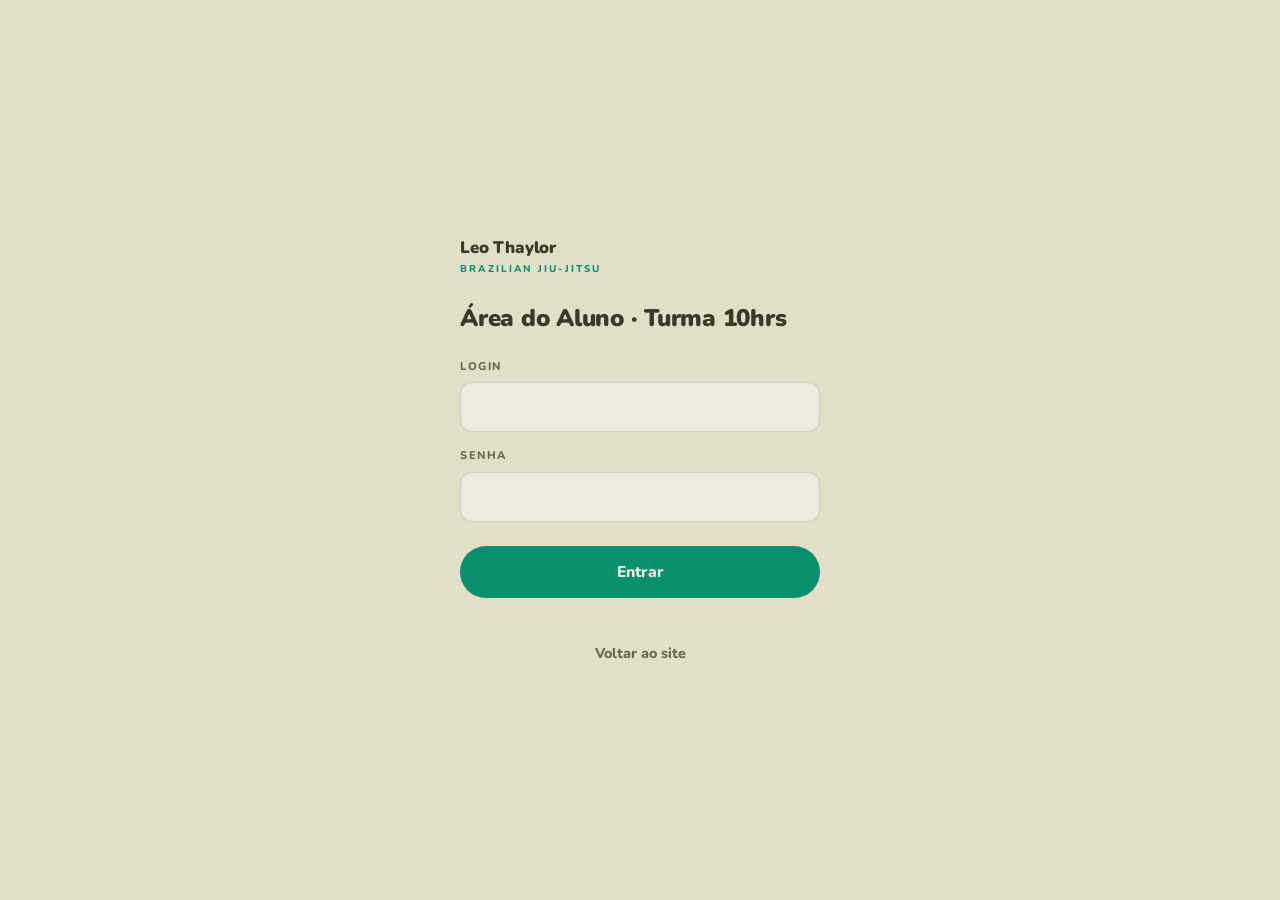
<file: alunos/index.html>
<!doctype html>
<html lang="pt-BR">
  <head>
    <meta charset="UTF-8" />
    <meta name="viewport" content="width=device-width, initial-scale=1.0" />
    <meta name="robots" content="noindex, nofollow" />
    <meta name="theme-color" content="#E2DFC8" />
    <title>Área do Aluno · Leo Thaylor</title>
    <link rel="preconnect" href="https://fonts.googleapis.com" />
    <link rel="preconnect" href="https://fonts.gstatic.com" crossorigin />
    <link
      href="https://fonts.googleapis.com/css2?family=Nunito:wght@400;600;700;800;900&display=swap"
      rel="stylesheet"
    />
    <style>
      :root {
        --paper: #e2dfc8;
        --paper-2: #edebdb;
        --ink: #3a3826;
        --ink-2: #6a6750;
        --teal: #0a8f6f;
        --teal-deep: #076a53;
        --line: rgba(58, 56, 38, 0.16);
      }
      * { box-sizing: border-box; }
      body {
        margin: 0;
        min-height: 100vh;
        display: flex;
        align-items: center;
        justify-content: center;
        padding: 24px;
        background: var(--paper);
        color: var(--ink);
        font-family: "Nunito", system-ui, -apple-system, "Segoe UI", sans-serif;
        font-weight: 600;
        line-height: 1.5;
      }
      .login {
        width: 100%;
        max-width: 360px;
      }
      .brand {
        font-weight: 900;
        font-size: 1.05rem;
        letter-spacing: -0.01em;
        margin: 0 0 28px;
      }
      .brand small {
        display: block;
        font-size: 0.62rem;
        font-weight: 800;
        letter-spacing: 0.22em;
        text-transform: uppercase;
        color: var(--teal);
        margin-top: 2px;
      }
      h1 {
        font-size: 1.5rem;
        font-weight: 900;
        letter-spacing: -0.01em;
        line-height: 1.15;
        margin: 0 0 26px;
      }
      label {
        display: block;
        font-size: 0.7rem;
        font-weight: 800;
        letter-spacing: 0.14em;
        text-transform: uppercase;
        color: var(--ink-2);
        margin: 0 0 7px;
      }
      .field { margin-bottom: 16px; }
      input {
        width: 100%;
        height: 50px;
        padding: 0 16px;
        border: 1px solid var(--line);
        border-radius: 12px;
        background: var(--paper-2);
        color: var(--ink);
        font-family: inherit;
        font-size: 1rem;
        font-weight: 700;
        transition: border-color 0.2s;
      }
      input:focus {
        outline: none;
        border-color: var(--teal);
      }
      button {
        width: 100%;
        height: 52px;
        margin-top: 8px;
        border: 0;
        border-radius: 100px;
        background: var(--teal);
        color: #f3efe1;
        font-family: inherit;
        font-size: 0.98rem;
        font-weight: 800;
        letter-spacing: 0.01em;
        cursor: pointer;
        transition: background 0.25s;
      }
      button:hover, button:focus-visible { background: var(--teal-deep); }
      .back-link {
        display: block;
        margin-top: 14px;
        color: var(--ink-2);
        font-size: 0.9rem;
        font-weight: 800;
        text-align: center;
        text-decoration: none;
      }
      .back-link:hover, .back-link:focus-visible { color: var(--teal-deep); }
      .error {
        margin: 14px 0 0;
        min-height: 1.2em;
        font-size: 0.9rem;
        font-weight: 700;
        color: #b23b2e;
      }
    </style>
  </head>
  <body>
    <main class="login">
      <p class="brand">Leo Thaylor<small>Brazilian Jiu-Jitsu</small></p>
      <h1>Área do Aluno · Turma 10hrs</h1>
      <form id="loginForm" autocomplete="off">
        <div class="field">
          <label for="login">Login</label>
          <input id="login" name="login" type="text" autocomplete="username" required />
        </div>
        <div class="field">
          <label for="senha">Senha</label>
          <input id="senha" name="senha" type="password" autocomplete="current-password" required />
        </div>
        <button type="submit">Entrar</button>
        <p class="error" id="error" role="alert" aria-live="polite"></p>
      </form>
      <a class="back-link" href="../index.html">Voltar ao site</a>
    </main>

    <script>
      (function () {
        "use strict";
        var USER = "aluno";
        var PASS = "alunodas10";

        // Já autenticado → vai direto pro dashboard.
        if (sessionStorage.getItem("bjj_auth") === "true") {
          window.location.replace("dashboard.html");
          return;
        }

        var form = document.getElementById("loginForm");
        var error = document.getElementById("error");

        form.addEventListener("submit", function (e) {
          e.preventDefault();
          var login = document.getElementById("login").value.trim();
          var senha = document.getElementById("senha").value;
          if (login === USER && senha === PASS) {
            sessionStorage.setItem("bjj_auth", "true");
            window.location.href = "dashboard.html";
          } else {
            error.textContent = "Login ou senha incorretos";
          }
        });
      })();
    </script>
  </body>
</html>
</file>
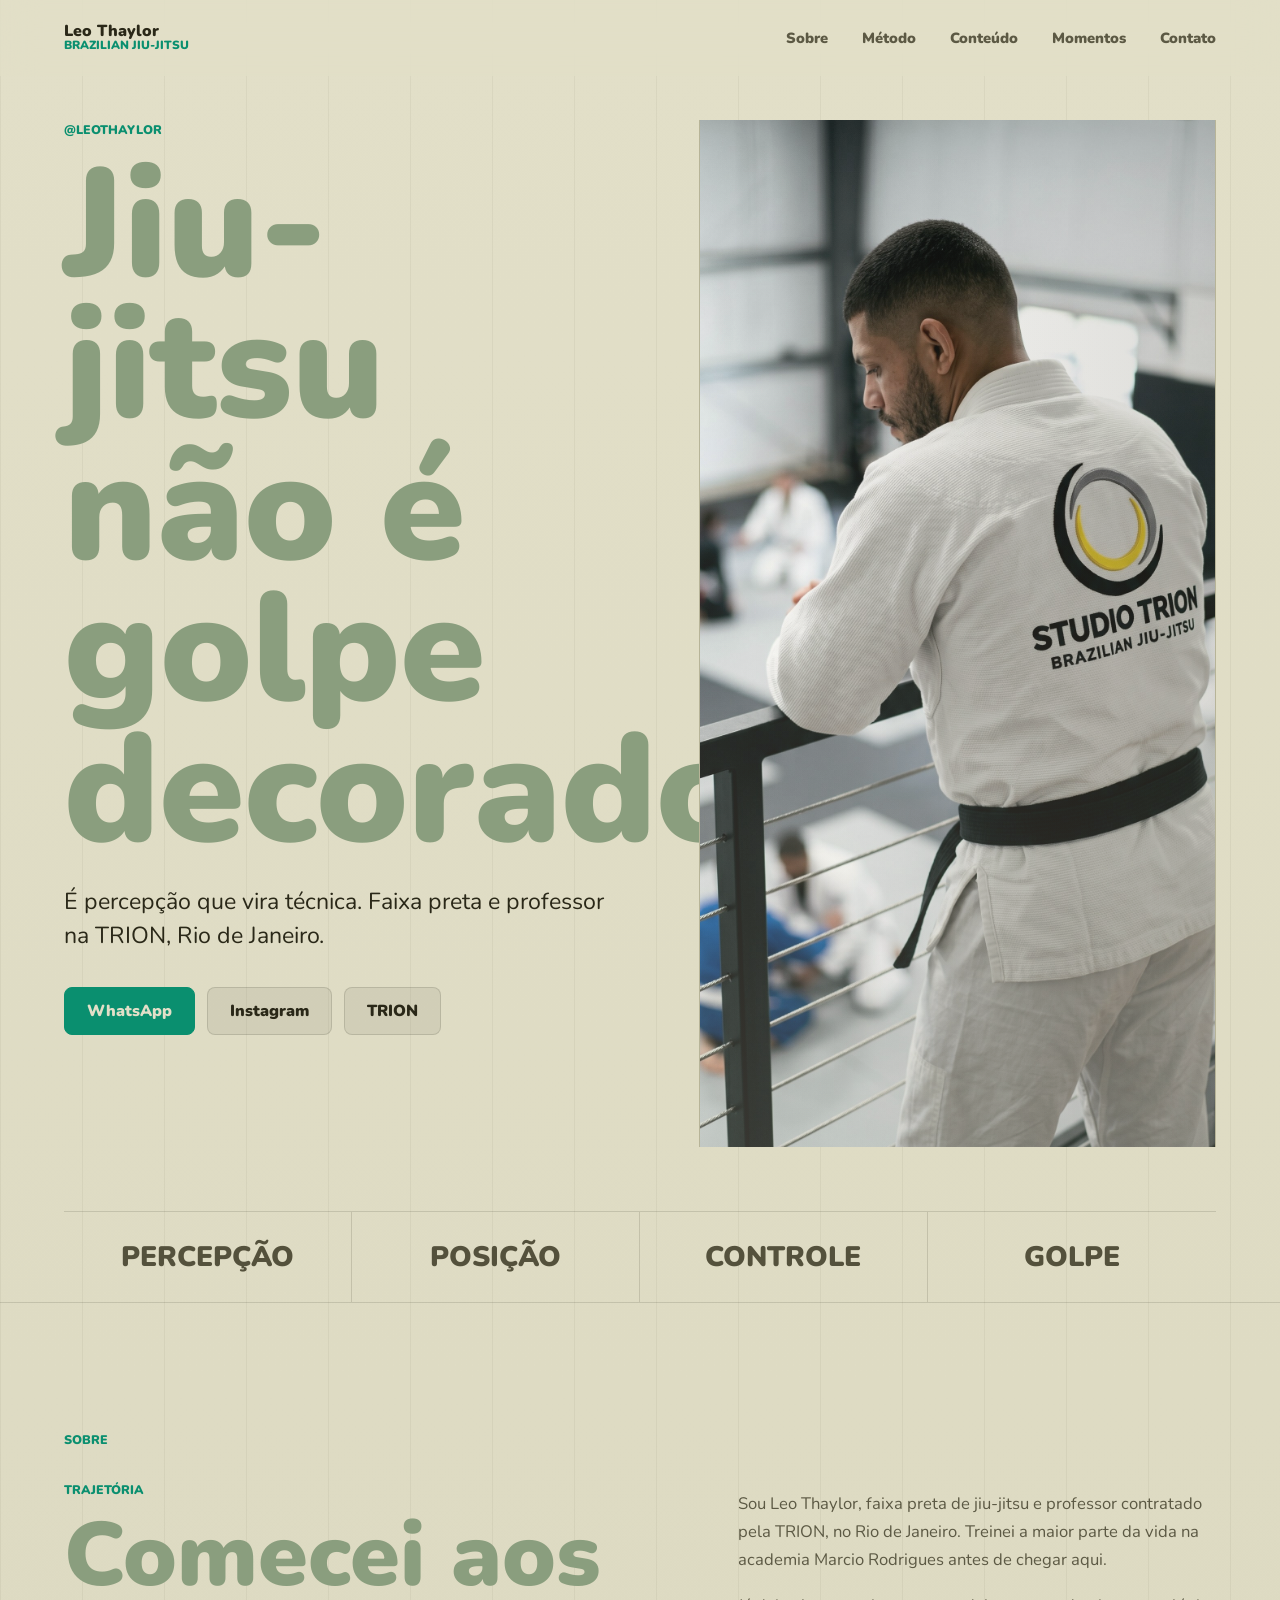
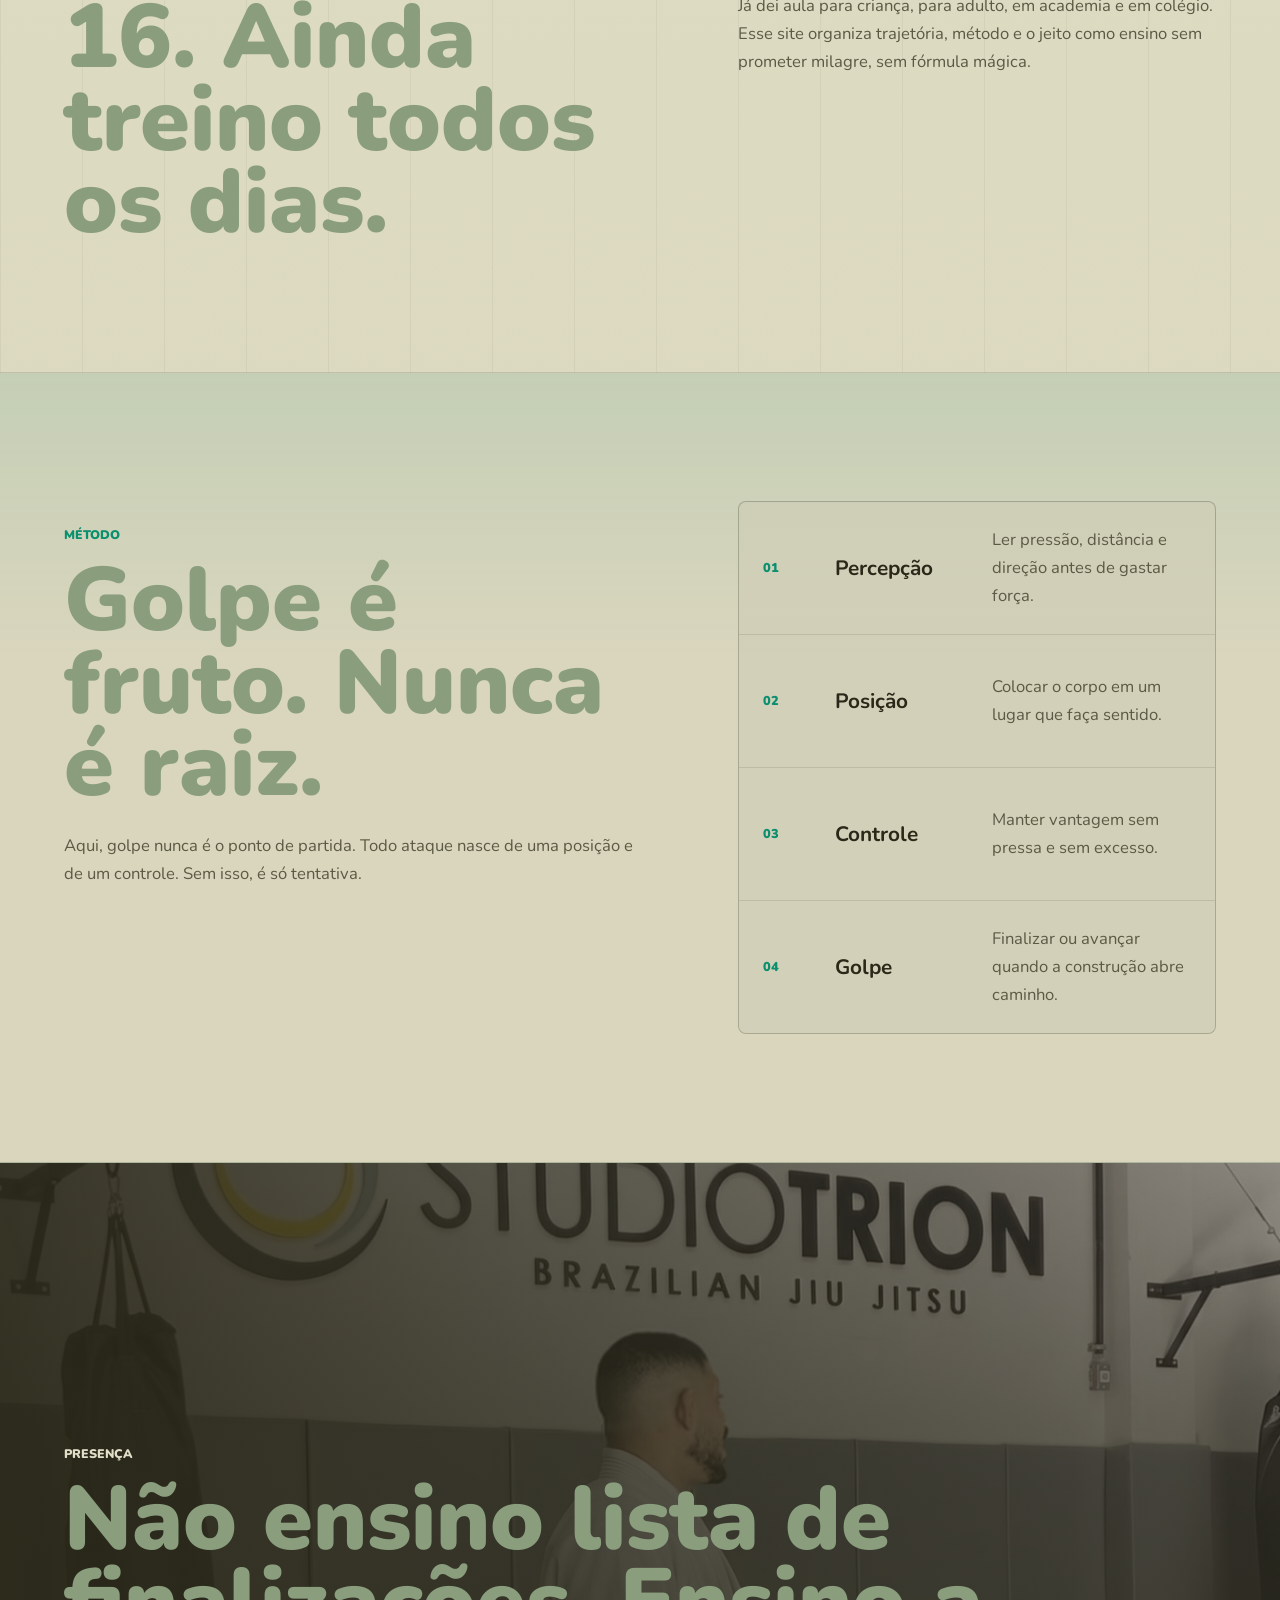
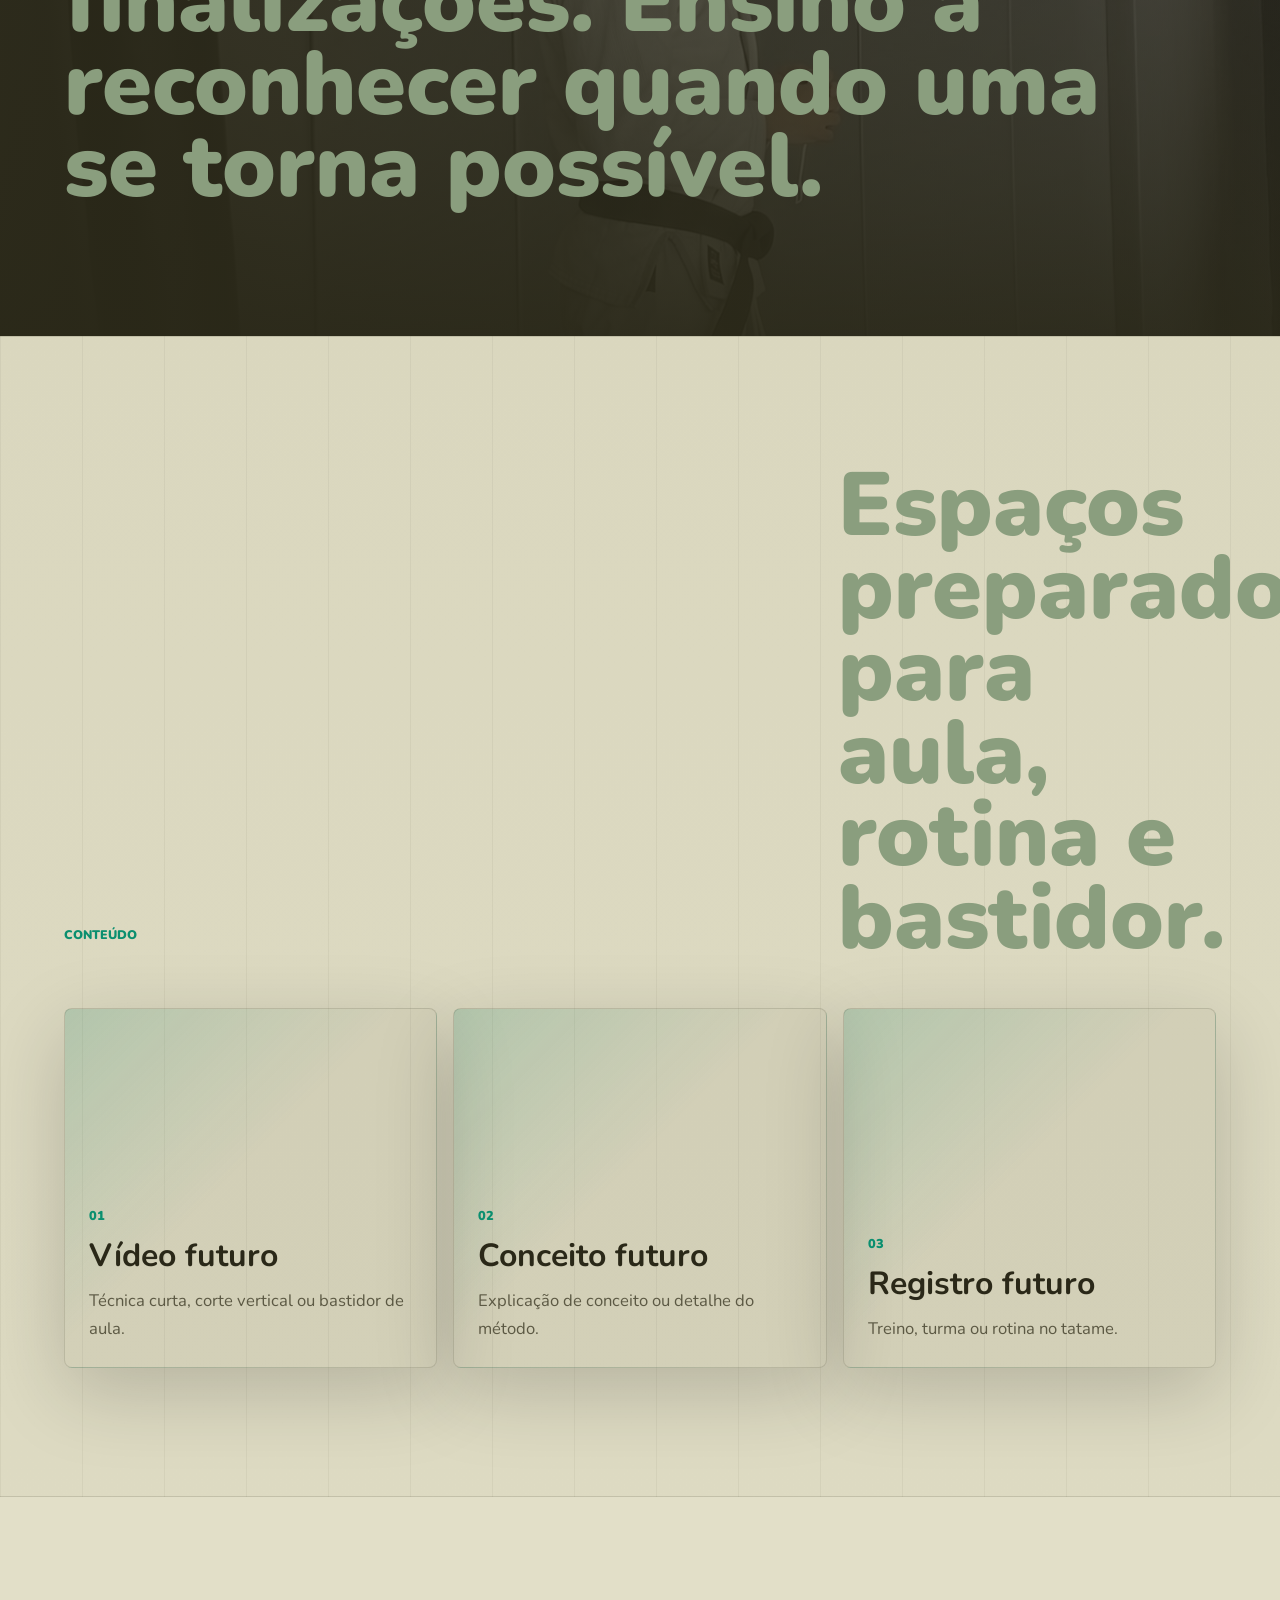
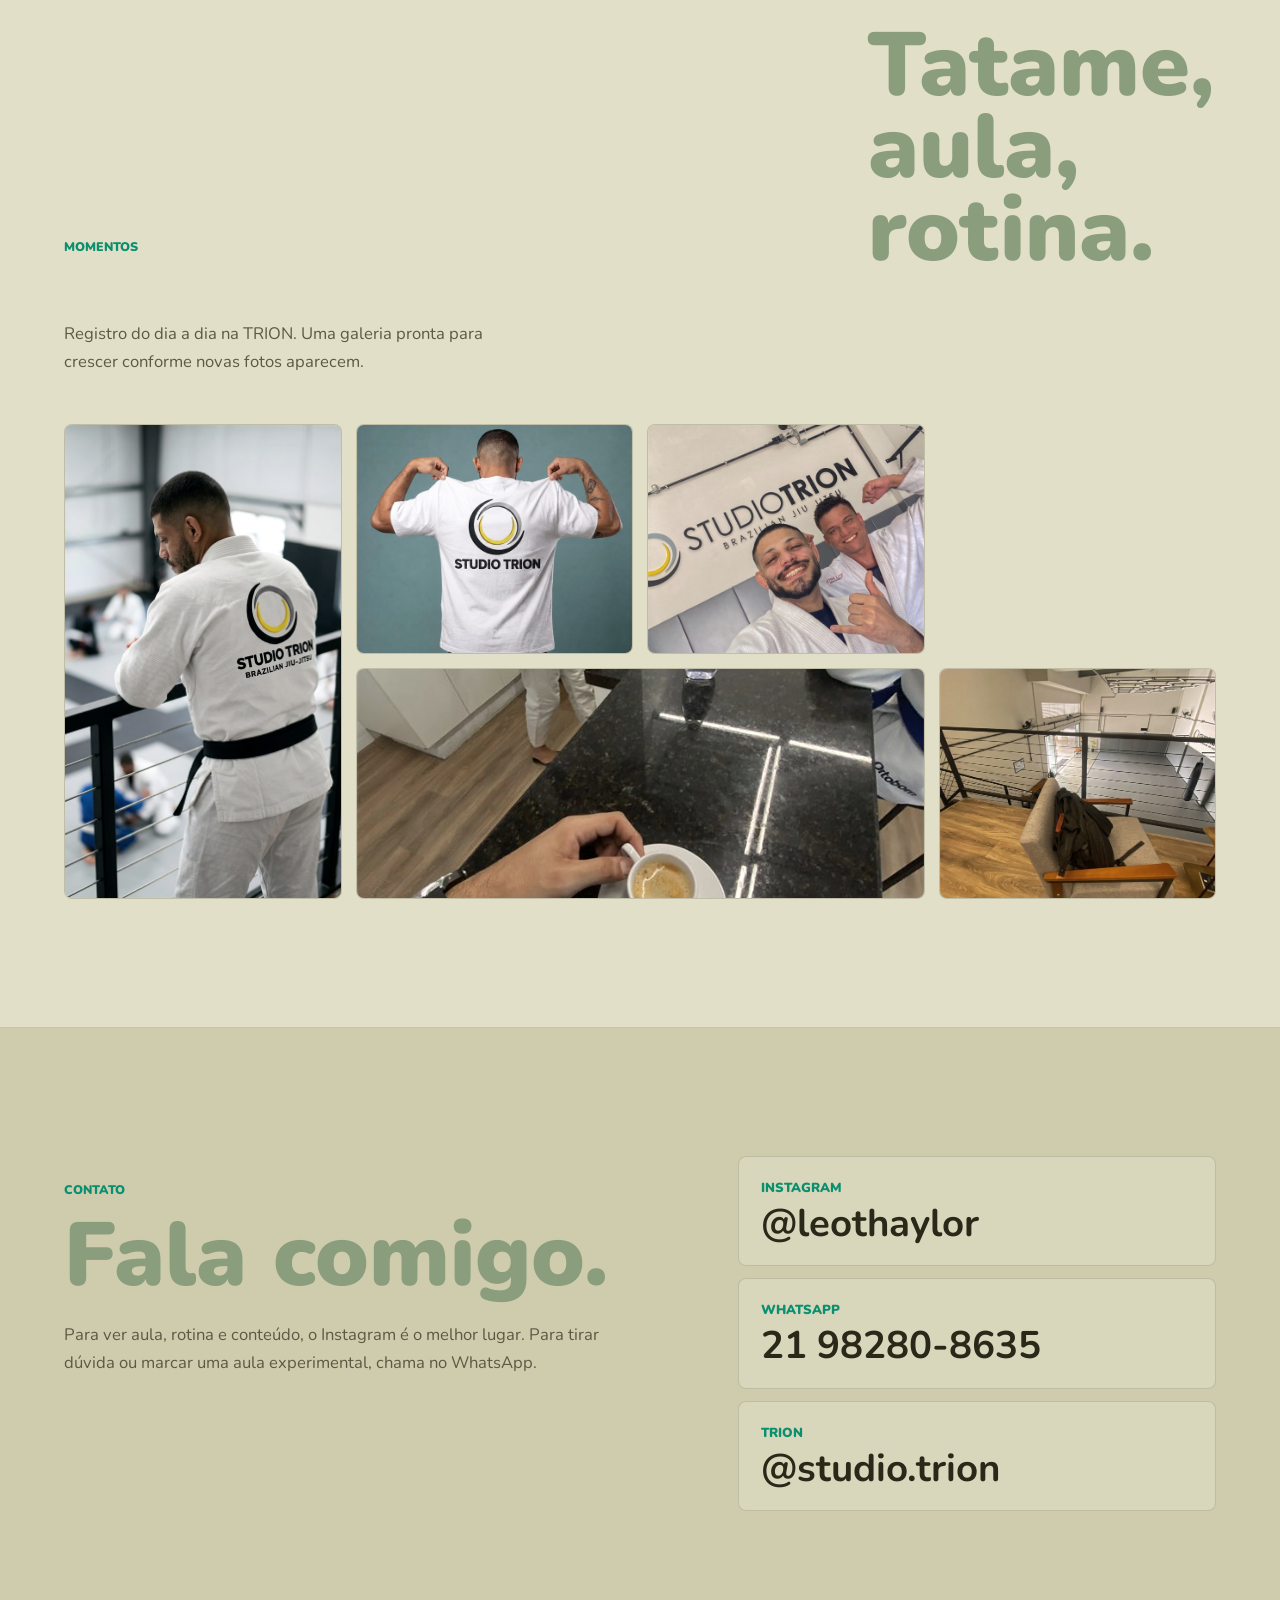
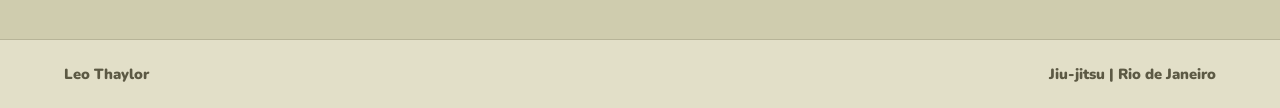
<file: premium.html>
<!doctype html>
<html lang="pt-BR">
  <head>
    <meta charset="UTF-8" />
    <meta name="viewport" content="width=device-width, initial-scale=1.0" />
    <meta
      name="description"
      content="Prévia premium do portfólio pessoal de Leo Thaylor, faixa preta de jiu-jitsu e professor no Rio de Janeiro."
    />
    <meta name="theme-color" content="#E2DFC8" />
    <title>Leo Thaylor | Premium Preview</title>
    <link rel="preconnect" href="https://fonts.googleapis.com" />
    <link rel="preconnect" href="https://fonts.gstatic.com" crossorigin />
    <link
      href="https://fonts.googleapis.com/css2?family=Nunito:wght@400;600;700;800;900&display=swap"
      rel="stylesheet"
    />
    <link rel="stylesheet" href="./premium.css" />
  </head>
  <body>
    <header class="premium-header" data-header>
      <a class="premium-brand" href="#inicio" aria-label="Voltar ao início">
        <span>Leo Thaylor</span>
        <small>Brazilian Jiu-Jitsu</small>
      </a>
      <nav class="premium-nav" aria-label="Navegação principal">
        <a href="#sobre">Sobre</a>
        <a href="#metodo">Método</a>
        <a href="#conteudo">Conteúdo</a>
        <a href="#momentos">Momentos</a>
        <a href="#contato">Contato</a>
      </nav>
    </header>

    <main>
      <section id="inicio" class="hero-premium">
        <div class="hero-copy reveal">
          <p class="kicker">@leothaylor</p>
          <h1>Jiu-jitsu não é golpe decorado.</h1>
          <p>
            É percepção que vira técnica. Faixa preta e professor na TRION, Rio de Janeiro.
          </p>
          <div class="hero-actions">
            <a class="action primary" href="https://wa.me/5521982808635" target="_blank" rel="noreferrer">
              WhatsApp
            </a>
            <a class="action secondary" href="https://instagram.com/leothaylor" target="_blank" rel="noreferrer">
              Instagram
            </a>
            <a class="action secondary" href="https://www.instagram.com/studio.trion/" target="_blank" rel="noreferrer">
              TRION
            </a>
          </div>
        </div>
        <figure class="hero-portrait reveal">
          <img src="./assets/images/hero-leo-bjj.jpg" alt="Leo Thaylor usando kimono na TRION" />
        </figure>
        <div class="method-strip" aria-hidden="true">
          <span>Percepção</span>
          <span>Posição</span>
          <span>Controle</span>
          <span>Golpe</span>
        </div>
      </section>

      <section id="sobre" class="profile-section">
        <div class="section-marker reveal">Sobre</div>
        <div class="profile-grid">
          <div class="statement reveal">
            <p class="kicker">Trajetória</p>
            <h2>Comecei aos 16. Ainda treino todos os dias.</h2>
          </div>
          <div class="profile-copy reveal">
            <p>
              Sou Leo Thaylor, faixa preta de jiu-jitsu e professor contratado pela TRION, no Rio de Janeiro.
              Treinei a maior parte da vida na academia Marcio Rodrigues antes de chegar aqui.
            </p>
            <p>
              Já dei aula para criança, para adulto, em academia e em colégio. Esse site organiza trajetória,
              método e o jeito como ensino sem prometer milagre, sem fórmula mágica.
            </p>
          </div>
        </div>
      </section>

      <section id="metodo" class="method-section">
        <div class="method-intro reveal">
          <p class="kicker">Método</p>
          <h2>Golpe é fruto. Nunca é raiz.</h2>
          <p>
            Aqui, golpe nunca é o ponto de partida. Todo ataque nasce de uma posição e de um controle.
            Sem isso, é só tentativa.
          </p>
        </div>
        <ol class="method-steps">
          <li class="reveal">
            <span>01</span>
            <strong>Percepção</strong>
            <p>Ler pressão, distância e direção antes de gastar força.</p>
          </li>
          <li class="reveal">
            <span>02</span>
            <strong>Posição</strong>
            <p>Colocar o corpo em um lugar que faça sentido.</p>
          </li>
          <li class="reveal">
            <span>03</span>
            <strong>Controle</strong>
            <p>Manter vantagem sem pressa e sem excesso.</p>
          </li>
          <li class="reveal">
            <span>04</span>
            <strong>Golpe</strong>
            <p>Finalizar ou avançar quando a construção abre caminho.</p>
          </li>
        </ol>
      </section>

      <section class="quote-section">
        <div class="quote-media" aria-hidden="true">
          <img src="./assets/images/presence-leo-bjj.jpg" alt="" />
        </div>
        <div class="quote-copy reveal">
          <p class="kicker">Presença</p>
          <h2>Não ensino lista de finalizações. Ensino a reconhecer quando uma se torna possível.</h2>
        </div>
      </section>

      <section id="conteudo" class="content-section">
        <div class="content-top reveal">
          <p class="kicker">Conteúdo</p>
          <h2>Espaços preparados para aula, rotina e bastidor.</h2>
        </div>
        <div class="content-grid">
          <article class="content-slot reveal">
            <span>01</span>
            <h3>Vídeo futuro</h3>
            <p>Técnica curta, corte vertical ou bastidor de aula.</p>
          </article>
          <article class="content-slot reveal">
            <span>02</span>
            <h3>Conceito futuro</h3>
            <p>Explicação de conceito ou detalhe do método.</p>
          </article>
          <article class="content-slot reveal">
            <span>03</span>
            <h3>Registro futuro</h3>
            <p>Treino, turma ou rotina no tatame.</p>
          </article>
        </div>
      </section>

      <section id="momentos" class="moments-section">
        <div class="moments-top reveal">
          <p class="kicker">Momentos</p>
          <h2>Tatame, aula, rotina.</h2>
          <p>Registro do dia a dia na TRION. Uma galeria pronta para crescer conforme novas fotos aparecem.</p>
        </div>
        <div class="moments-grid">
          <figure class="moment-tile tall reveal">
            <img src="./assets/images/hero-leo-bjj-thumb.jpg" alt="" loading="lazy" decoding="async" />
          </figure>
          <figure class="moment-tile reveal">
            <img src="./assets/images/momento-01.jpg" alt="" loading="lazy" decoding="async" />
          </figure>
          <figure class="moment-tile reveal">
            <img src="./assets/images/momento-05.jpg" alt="" loading="lazy" decoding="async" />
          </figure>
          <figure class="moment-tile wide reveal">
            <img src="./assets/images/momento-08.jpg" alt="" loading="lazy" decoding="async" />
          </figure>
          <figure class="moment-tile reveal">
            <img src="./assets/images/momento-07.jpg" alt="" loading="lazy" decoding="async" />
          </figure>
        </div>
      </section>

      <section id="contato" class="contact-section">
        <div class="contact-copy reveal">
          <p class="kicker">Contato</p>
          <h2>Fala comigo.</h2>
          <p>
            Para ver aula, rotina e conteúdo, o Instagram é o melhor lugar. Para tirar dúvida ou marcar
            uma aula experimental, chama no WhatsApp.
          </p>
        </div>
        <div class="contact-links reveal">
          <a href="https://instagram.com/leothaylor" target="_blank" rel="noreferrer">
            <span>Instagram</span>
            <strong>@leothaylor</strong>
          </a>
          <a href="https://wa.me/5521982808635" target="_blank" rel="noreferrer">
            <span>WhatsApp</span>
            <strong>21 98280-8635</strong>
          </a>
          <a href="https://www.instagram.com/studio.trion/" target="_blank" rel="noreferrer">
            <span>TRION</span>
            <strong>@studio.trion</strong>
          </a>
        </div>
      </section>
    </main>

    <footer class="premium-footer">
      <span>Leo Thaylor</span>
      <span>Jiu-jitsu | Rio de Janeiro</span>
    </footer>

    <script src="./premium.js"></script>
  </body>
</html>
</file>
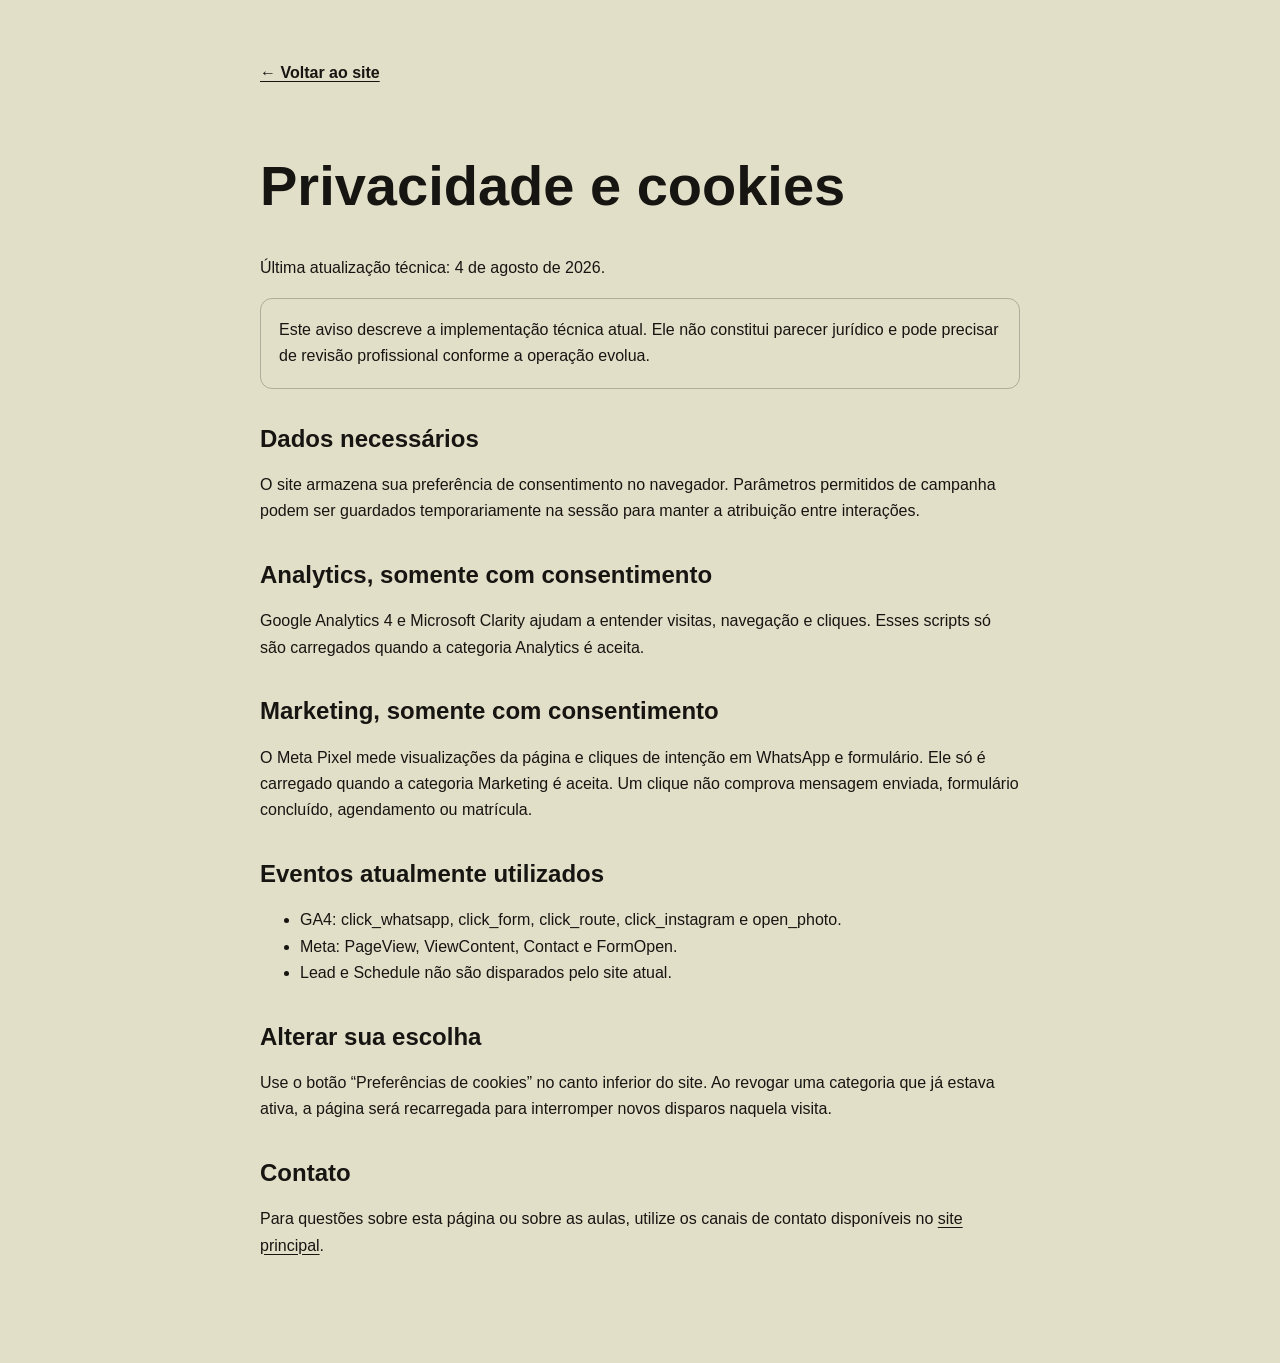
<file: privacidade.html>
<!doctype html>
<html lang="pt-BR">
  <head>
    <meta charset="UTF-8" />
    <meta name="viewport" content="width=device-width, initial-scale=1.0" />
    <meta name="robots" content="index,follow" />
    <title>Privacidade e cookies | Leo Thaylor BJJ</title>
    <style>
      :root { color-scheme: light; }
      body { margin: 0; background: #e2dfc8; color: #171512; font-family: Arial, sans-serif; }
      main { width: min(760px, calc(100% - 40px)); margin: 0 auto; padding: 64px 0 88px; }
      h1, h2 { line-height: 1.15; }
      h1 { font-size: clamp(2rem, 6vw, 3.5rem); }
      h2 { margin-top: 36px; }
      p, li { line-height: 1.65; }
      a { color: inherit; text-underline-offset: 3px; }
      .back { display: inline-block; margin-bottom: 34px; font-weight: 700; }
      .notice { padding: 18px; border: 1px solid rgba(23, 21, 18, 0.25); border-radius: 12px; }
    </style>
  </head>
  <body>
    <main>
      <a class="back" href="./">← Voltar ao site</a>
      <h1>Privacidade e cookies</h1>
      <p>Última atualização técnica: 4 de agosto de 2026.</p>
      <p class="notice">Este aviso descreve a implementação técnica atual. Ele não constitui parecer jurídico e pode precisar de revisão profissional conforme a operação evolua.</p>

      <h2>Dados necessários</h2>
      <p>O site armazena sua preferência de consentimento no navegador. Parâmetros permitidos de campanha podem ser guardados temporariamente na sessão para manter a atribuição entre interações.</p>

      <h2>Analytics, somente com consentimento</h2>
      <p>Google Analytics 4 e Microsoft Clarity ajudam a entender visitas, navegação e cliques. Esses scripts só são carregados quando a categoria Analytics é aceita.</p>

      <h2>Marketing, somente com consentimento</h2>
      <p>O Meta Pixel mede visualizações da página e cliques de intenção em WhatsApp e formulário. Ele só é carregado quando a categoria Marketing é aceita. Um clique não comprova mensagem enviada, formulário concluído, agendamento ou matrícula.</p>

      <h2>Eventos atualmente utilizados</h2>
      <ul>
        <li>GA4: click_whatsapp, click_form, click_route, click_instagram e open_photo.</li>
        <li>Meta: PageView, ViewContent, Contact e FormOpen.</li>
        <li>Lead e Schedule não são disparados pelo site atual.</li>
      </ul>

      <h2>Alterar sua escolha</h2>
      <p>Use o botão “Preferências de cookies” no canto inferior do site. Ao revogar uma categoria que já estava ativa, a página será recarregada para interromper novos disparos naquela visita.</p>

      <h2>Contato</h2>
      <p>Para questões sobre esta página ou sobre as aulas, utilize os canais de contato disponíveis no <a href="./#contato">site principal</a>.</p>
    </main>
  </body>
</html>
</file>
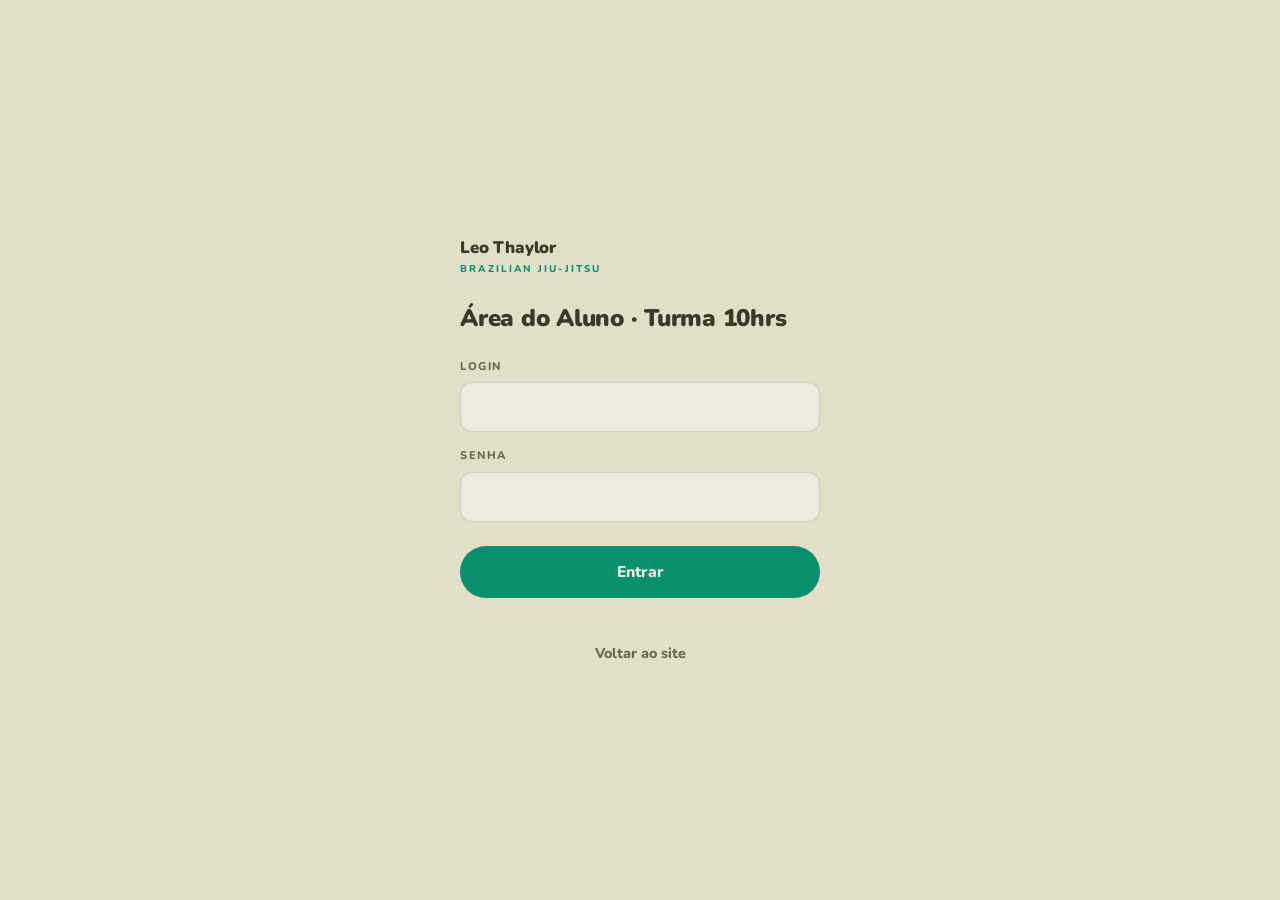
<file: alunos/dashboard.html>
<!doctype html>
<html lang="pt-BR">
<head>
  <meta charset="UTF-8" />
  <meta name="viewport" content="width=device-width, initial-scale=1.0" />
  <meta name="robots" content="noindex, nofollow" />
  <meta name="theme-color" content="#E2DFC8" />
  <title>Área do Aluno · Leo Thaylor</title>

  <!-- Mantém a autenticação atual. Substitua somente alunos/dashboard.html. -->
  <script>
    if (sessionStorage.getItem("bjj_auth") !== "true") {
      window.location.replace("index.html");
    }
  </script>

  <link rel="preconnect" href="https://fonts.googleapis.com" />
  <link rel="preconnect" href="https://fonts.gstatic.com" crossorigin />
  <link href="https://fonts.googleapis.com/css2?family=Nunito:wght@400;600;700;800;900&display=swap" rel="stylesheet" />

  <style>
    :root {
      --paper: #e2dfc8;
      --paper-2: #edebdb;
      --paper-3: #cbc7ae;
      --ink: #3a3826;
      --muted: #6a6750;
      --teal: #0a8f6f;
      --teal-deep: #076a53;
      --teal-soft: rgba(10, 143, 111, 0.12);
      --line: rgba(58, 56, 38, 0.16);
      --line-strong: rgba(58, 56, 38, 0.27);
      --shadow: 0 18px 45px rgba(58, 56, 38, 0.09);
    }

    * { box-sizing: border-box; }
    html { scroll-behavior: smooth; }

    body {
      margin: 0;
      min-height: 100vh;
      background: var(--paper);
      color: var(--ink);
      font-family: "Nunito", system-ui, -apple-system, "Segoe UI", sans-serif;
      font-weight: 600;
      line-height: 1.55;
    }

    button, input { font: inherit; }
    button, a { -webkit-tap-highlight-color: transparent; }

    button:focus-visible, a:focus-visible, input:focus-visible {
      outline: 3px solid rgba(10, 143, 111, 0.35);
      outline-offset: 3px;
    }

    .wrap {
      width: min(1180px, calc(100% - 40px));
      margin: 0 auto;
    }

    .site-header {
      position: sticky;
      top: 0;
      z-index: 20;
      background: rgba(226, 223, 200, 0.93);
      backdrop-filter: blur(14px);
      border-bottom: 1px solid var(--line);
    }

    .header-inner {
      min-height: 68px;
      display: flex;
      align-items: center;
      justify-content: space-between;
      gap: 18px;
    }

    .brand {
      display: flex;
      align-items: center;
      gap: 11px;
      min-width: 0;
    }

    .brand-mark {
      width: 34px;
      height: 34px;
      flex: 0 0 auto;
      display: grid;
      place-items: center;
      border-radius: 50%;
      background: var(--teal);
      color: #f3efe1;
      font-size: 0.78rem;
      font-weight: 900;
    }

    .brand-copy strong, .brand-copy span { display: block; }
    .brand-copy strong { font-size: 0.96rem; font-weight: 900; line-height: 1.1; }
    .brand-copy span {
      margin-top: 3px;
      color: var(--muted);
      font-size: 0.68rem;
      font-weight: 800;
      letter-spacing: 0.08em;
      text-transform: uppercase;
    }

    .logout {
      border: 1px solid var(--line);
      background: transparent;
      color: var(--ink);
      font-size: 0.8rem;
      font-weight: 800;
      padding: 9px 18px;
      border-radius: 999px;
      cursor: pointer;
      transition: 0.2s ease;
    }

    .logout:hover { background: var(--teal); border-color: var(--teal); color: #f3efe1; }

    .header-actions { display: flex; align-items: center; gap: 10px; }

    .back-link {
      color: var(--ink);
      font-size: 0.8rem;
      font-weight: 800;
      text-decoration: none;
    }

    .back-link:hover { color: var(--teal-deep); }

    main { padding: 42px 0 20px; }
    section { padding: 24px 0 34px; }

    .kicker {
      margin: 0 0 4px;
      color: var(--teal);
      font-size: 0.7rem;
      font-weight: 900;
      letter-spacing: 0.2em;
      text-transform: uppercase;
    }

    h1, h2, h3, p { margin-top: 0; }
    h1, h2 {
      margin-bottom: 0;
      font-weight: 900;
      letter-spacing: -0.025em;
      line-height: 1.1;
    }
    h1 { font-size: clamp(1.75rem, 4.5vw, 3rem); }
    h2 { font-size: clamp(1.5rem, 3.5vw, 2.15rem); }

    .section-description {
      max-width: 620px;
      margin: 10px 0 0;
      color: var(--muted);
      font-size: 0.96rem;
    }

    /* Banner semanal */
    .planner-shell {
      margin-top: 20px;
      overflow: hidden;
      border: 1px solid var(--line);
      border-radius: 18px;
      background: var(--paper-2);
      box-shadow: var(--shadow);
    }

    .planner-meta {
      display: flex;
      align-items: center;
      justify-content: space-between;
      gap: 14px;
      padding: 15px 18px;
      border-bottom: 1px solid var(--line);
    }

    .planner-meta strong { font-size: 0.92rem; font-weight: 900; }
    .planner-meta span { color: var(--muted); font-size: 0.78rem; font-weight: 800; }

    .planner-image-wrap {
      min-height: 230px;
      display: grid;
      place-items: center;
      background: linear-gradient(135deg, rgba(10,143,111,.09), transparent 58%), var(--paper-3);
    }

    .planner-image {
      display: block;
      width: 100%;
      height: auto;
      max-height: 680px;
      object-fit: contain;
    }

    .planner-fallback {
      display: none;
      max-width: 520px;
      padding: 42px 24px;
      text-align: center;
      color: var(--muted);
    }

    .planner-fallback strong {
      display: block;
      margin-bottom: 7px;
      color: var(--ink);
      font-size: 1.05rem;
      font-weight: 900;
    }

    /* Filtros */
    .archive-tools {
      display: grid;
      grid-template-columns: 1fr;
      gap: 12px;
      margin: 20px 0 18px;
    }

    .search-box { position: relative; }
    .search-box::before {
      content: "⌕";
      position: absolute;
      left: 16px;
      top: 50%;
      transform: translateY(-52%);
      color: var(--teal);
      font-size: 1.25rem;
      font-weight: 900;
    }

    .search-box input {
      width: 100%;
      min-height: 48px;
      padding: 0 16px 0 43px;
      border: 1px solid var(--line);
      border-radius: 13px;
      background: var(--paper-2);
      color: var(--ink);
      font-weight: 700;
    }

    .tag-filters { display: flex; flex-wrap: wrap; gap: 8px; }

    .filter-btn {
      border: 1px solid var(--line);
      background: transparent;
      color: var(--muted);
      padding: 8px 13px;
      border-radius: 999px;
      font-size: 0.75rem;
      font-weight: 900;
      cursor: pointer;
      transition: 0.2s ease;
    }

    .filter-btn:hover, .filter-btn.active {
      background: var(--teal);
      border-color: var(--teal);
      color: #f3efe1;
    }

    .results-line {
      margin: 0 0 14px;
      color: var(--muted);
      font-size: 0.82rem;
      font-weight: 800;
    }

    /* Cards */
    .lesson-grid {
      display: grid;
      grid-template-columns: 1fr;
      gap: 16px;
    }

    .lesson-card {
      overflow: hidden;
      display: flex;
      flex-direction: column;
      border: 1px solid var(--line);
      border-radius: 16px;
      background: var(--paper-2);
      box-shadow: 0 12px 28px rgba(58,56,38,.045);
      transition: 0.22s ease;
    }

    .lesson-card:hover {
      transform: translateY(-3px);
      border-color: var(--line-strong);
      box-shadow: var(--shadow);
    }

    .lesson-cover {
      position: relative;
      aspect-ratio: 16 / 9;
      overflow: hidden;
      background: linear-gradient(145deg, rgba(10,143,111,.24), rgba(58,56,38,.08)), var(--paper-3);
    }

    .lesson-cover img { width: 100%; height: 100%; object-fit: cover; }

    .cover-placeholder {
      width: 100%;
      height: 100%;
      padding: 22px;
      display: flex;
      flex-direction: column;
      align-items: flex-start;
      justify-content: flex-end;
    }

    .cover-placeholder span {
      color: var(--teal-deep);
      font-size: 0.66rem;
      font-weight: 900;
      letter-spacing: 0.15em;
      text-transform: uppercase;
    }

    .cover-placeholder strong {
      max-width: 94%;
      margin-top: 6px;
      font-size: 1.08rem;
      font-weight: 900;
      line-height: 1.15;
    }

    .video-badge {
      position: absolute;
      top: 12px;
      right: 12px;
      padding: 6px 9px;
      border-radius: 999px;
      background: rgba(58,56,38,.78);
      color: #f3efe1;
      font-size: 0.63rem;
      font-weight: 900;
      letter-spacing: 0.06em;
      text-transform: uppercase;
    }

    .video-badge.ready { background: var(--teal-deep); }

    .lesson-body {
      flex: 1;
      display: flex;
      flex-direction: column;
      padding: 18px;
    }

    .lesson-date {
      margin-bottom: 7px;
      color: var(--teal-deep);
      font-size: 0.74rem;
      font-weight: 900;
      letter-spacing: 0.04em;
      text-transform: uppercase;
    }

    .lesson-title { margin: 0; font-size: 1.02rem; font-weight: 900; line-height: 1.27; }
    .lesson-summary { margin: 9px 0 0; color: var(--muted); font-size: 0.86rem; }

    .lesson-tags { display: flex; flex-wrap: wrap; gap: 6px; margin-top: 14px; }
    .lesson-tag {
      padding: 5px 8px;
      border-radius: 999px;
      background: var(--teal-soft);
      color: var(--teal-deep);
      font-size: 0.66rem;
      font-weight: 900;
    }

    .lesson-actions {
      display: flex;
      align-items: center;
      justify-content: space-between;
      gap: 12px;
      margin-top: auto;
      padding-top: 18px;
    }

    .watch-btn {
      min-height: 40px;
      display: inline-flex;
      align-items: center;
      justify-content: center;
      border: 0;
      border-radius: 999px;
      background: var(--teal);
      color: #f3efe1;
      padding: 9px 17px;
      font-size: 0.78rem;
      font-weight: 900;
      cursor: pointer;
      transition: 0.2s ease;
    }

    .watch-btn:hover { background: var(--teal-deep); }
    .watch-btn[disabled] { background: rgba(58,56,38,.15); color: var(--muted); cursor: not-allowed; }
    .lesson-level { color: var(--muted); font-size: 0.68rem; font-weight: 900; text-align: right; }

    .empty-state {
      display: none;
      padding: 36px 22px;
      border: 1px dashed var(--line-strong);
      border-radius: 16px;
      text-align: center;
      color: var(--muted);
    }

    /* Modal */
    .video-modal {
      position: fixed;
      inset: 0;
      z-index: 100;
      display: none;
      align-items: center;
      justify-content: center;
      padding: 20px;
      background: rgba(30,29,21,.78);
      backdrop-filter: blur(7px);
    }

    .video-modal.open { display: flex; }
    .modal-dialog {
      width: min(960px, 100%);
      overflow: hidden;
      border-radius: 17px;
      background: var(--paper-2);
      box-shadow: 0 30px 80px rgba(0,0,0,.38);
    }

    .modal-header {
      display: flex;
      align-items: center;
      justify-content: space-between;
      gap: 15px;
      padding: 14px 16px;
      border-bottom: 1px solid var(--line);
    }

    .modal-title { margin: 0; font-size: 0.94rem; font-weight: 900; }
    .modal-close {
      width: 36px;
      height: 36px;
      border: 1px solid var(--line);
      border-radius: 50%;
      background: transparent;
      color: var(--ink);
      font-size: 1.15rem;
      font-weight: 900;
      cursor: pointer;
    }

    .modal-video { aspect-ratio: 16 / 9; background: #191913; }
    .modal-video iframe { width: 100%; height: 100%; border: 0; }

    footer {
      padding: 38px 20px 48px;
      text-align: center;
      color: var(--muted);
      font-size: 0.76rem;
      font-weight: 800;
    }

    .sr-only {
      position: absolute;
      width: 1px;
      height: 1px;
      padding: 0;
      margin: -1px;
      overflow: hidden;
      clip: rect(0, 0, 0, 0);
      white-space: nowrap;
      border: 0;
    }

    @media (min-width: 700px) {
      .archive-tools { grid-template-columns: minmax(260px,.85fr) minmax(0,1.7fr); align-items: center; }
      .lesson-grid { grid-template-columns: repeat(2, minmax(0,1fr)); }
    }

    @media (min-width: 1040px) {
      .lesson-grid { grid-template-columns: repeat(3, minmax(0,1fr)); }
    }

    @media (max-width: 620px) {
      .wrap { width: min(100% - 26px, 1180px); }
      .header-inner { min-height: 62px; }
      .brand-copy span { display: none; }
      main { padding-top: 28px; }
      .planner-meta { align-items: flex-start; flex-direction: column; gap: 2px; }
      .planner-image-wrap { min-height: 180px; }
    }

    @media (prefers-reduced-motion: reduce) {
      *, *::before, *::after { scroll-behavior: auto !important; transition: none !important; }
    }
  </style>
</head>

<body>
  <header class="site-header">
    <div class="wrap header-inner">
      <div class="brand">
        <div class="brand-mark" aria-hidden="true">LT</div>
        <div class="brand-copy">
          <strong>Leo Thaylor · Área do Aluno</strong>
          <span>Turma das 10h · TRION</span>
        </div>
      </div>
      <div class="header-actions">
        <a class="back-link" href="../index.html">Voltar ao site</a>
        <button class="logout" id="logout" type="button">Sair</button>
      </div>
    </div>
  </header>

  <main class="wrap">
    <section aria-labelledby="planner-title">
      <p class="kicker">Agenda</p>
      <h1 id="planner-title">Cronograma da semana</h1>
      <p class="section-description">
        Confira os temas previstos. A programação pode receber ajustes conforme a evolução real da turma.
      </p>

      <div class="planner-shell">
        <div class="planner-meta">
          <strong id="plannerLabel">Aulas da semana</strong>
          <span>Atualizado pelo professor</span>
        </div>
        <div class="planner-image-wrap">
          <img class="planner-image" id="weeklyPlanner" alt="" />
          <div class="planner-fallback" id="plannerFallback">
            <strong>Cronograma em atualização</strong>
            A nova imagem da semana será publicada aqui.
          </div>
        </div>
      </div>
    </section>

    <section aria-labelledby="archive-title">
      <p class="kicker">Replay</p>
      <h2 id="archive-title">Aulas anteriores</h2>
      <p class="section-description">
        Revise as posições pela data da aula e use as tags para encontrar um tema específico.
      </p>

      <div class="archive-tools">
        <label class="search-box">
          <span class="sr-only">Buscar aula</span>
          <input id="lessonSearch" type="search" placeholder="Buscar posição, tema ou data" autocomplete="off" />
        </label>
        <div class="tag-filters" id="tagFilters" aria-label="Filtrar aulas por tema"></div>
      </div>

      <p class="results-line" id="resultsLine" aria-live="polite"></p>
      <div class="lesson-grid" id="lessonGrid"></div>
      <div class="empty-state" id="emptyState">Nenhuma aula encontrada com esse filtro.</div>
    </section>
  </main>

  <footer>Leo Thaylor · Jiu-jitsu · Rio de Janeiro</footer>

  <div class="video-modal" id="videoModal" role="dialog" aria-modal="true" aria-labelledby="modalTitle">
    <div class="modal-dialog">
      <div class="modal-header">
        <p class="modal-title" id="modalTitle">Aula</p>
        <button class="modal-close" id="modalClose" type="button" aria-label="Fechar vídeo">×</button>
      </div>
      <div class="modal-video" id="modalVideo"></div>
    </div>
  </div>

  <script>
    (function () {
      "use strict";

      /* TROQUE SOMENTE O NOME DO BANNER A CADA SEMANA. */
      const APP_CONFIG = {
        weeklyPlannerImage: "../assets/images/cronograma-semana.webp",
        weeklyPlannerAlt: "Cronograma semanal das aulas de jiu-jitsu da turma das 10h",
        weeklyPlannerLabel: "Aulas da semana"
      };

      /* Cole o link do YouTube em videoUrl quando gravar cada aula. */
      const LESSONS = [
        {
          id: "2026-07-24-cem-quilos-delariva",
          dateISO: "2026-07-24",
          dateLabel: "24/07/2026",
          title: "Cem quilos — estrangulamento e abertura da De la Riva",
          summary: "Revisão detalhada do estrangulamento no cem quilos e drill para quebrar a De la Riva e iniciar a passagem.",
          tags: ["Cem quilos", "Finalização", "De la Riva", "Revisão"],
          level: "Turma mista",
          videoUrl: "",
          thumbnail: ""
        },
        {
          id: "2026-07-22-delariva-passagem",
          dateISO: "2026-07-22",
          dateLabel: "22/07/2026",
          title: "De la Riva — abertura e passagem com Breno “Porrudo”",
          summary: "Duas soluções ligadas à guarda De la Riva, seguidas de alto volume de drill e rolas controlados.",
          tags: ["De la Riva", "Passagem", "Drill"],
          level: "Turma mista",
          videoUrl: "",
          thumbnail: ""
        },
        {
          id: "2026-07-17-zguard-meia-profunda",
          dateISO: "2026-07-17",
          dateLabel: "17/07/2026",
          title: "Z-Guard — meia-guarda profunda, raspagens e costas",
          summary: "Proteção com escudo, entrada na meia-guarda profunda, controle com duas lapelas e decisão entre raspagem ou costas.",
          tags: ["Z-Guard", "Meia-guarda", "Raspagem", "Costas", "Revisão"],
          level: "Turma mista",
          videoUrl: "",
          thumbnail: ""
        },
        {
          id: "2026-07-06-guarda-fechada-armlock",
          dateISO: "2026-07-06",
          dateLabel: "06/07/2026",
          title: "Guarda fechada — passagem colada e armlock",
          summary: "Passagem com referência na faixa, armlock da guarda fechada e treino específico com objetivos diferentes para top e bottom.",
          tags: ["Guarda fechada", "Passagem", "Armlock", "Condicionado"],
          level: "Turma mista",
          videoUrl: "",
          thumbnail: ""
        },
        {
          id: "2026-07-03-cem-quilos-knee-on-belly",
          dateISO: "2026-07-03",
          dateLabel: "03/07/2026",
          title: "Cem quilos — estrangulamento, troca de lado e joelho na barriga",
          summary: "Crossface, underhook, estrangulamento no side control, troca de lado e progressão para knee on belly.",
          tags: ["Cem quilos", "Side control", "Finalização", "Knee on belly"],
          level: "Iniciante",
          videoUrl: "",
          thumbnail: ""
        },
        {
          id: "2026-07-01-guarda-fechada-quedas",
          dateISO: "2026-07-01",
          dateLabel: "01/07/2026",
          title: "Guarda fechada — abertura e sequência de quedas",
          summary: "Abertura usando alavanca, seguida de De-ashi-barai, Uchi-mata e variação de O-uchi-gari.",
          tags: ["Guarda fechada", "Passagem", "Quedas", "Drill"],
          level: "Turma mista",
          videoUrl: "",
          thumbnail: ""
        },
        {
          id: "2026-06-23-29-leg-drag",
          dateISO: "2026-06-29",
          dateLabel: "Semana 23–29/06/2026",
          title: "Guarda-aranha — leg drag e estabilização no cem quilos",
          summary: "Retirada de pegada, deslocamento lateral, leg drag, estabilização e integração com alunos de outros horários.",
          tags: ["Guarda-aranha", "Leg drag", "Passagem", "Cem quilos"],
          level: "Registro consolidado",
          videoUrl: "",
          thumbnail: ""
        }
      ];

      const state = { activeTag: "Todas", search: "" };
      const planner = document.getElementById("weeklyPlanner");
      const plannerFallback = document.getElementById("plannerFallback");
      const plannerLabel = document.getElementById("plannerLabel");
      const tagFilters = document.getElementById("tagFilters");
      const lessonGrid = document.getElementById("lessonGrid");
      const lessonSearch = document.getElementById("lessonSearch");
      const resultsLine = document.getElementById("resultsLine");
      const emptyState = document.getElementById("emptyState");
      const videoModal = document.getElementById("videoModal");
      const modalTitle = document.getElementById("modalTitle");
      const modalVideo = document.getElementById("modalVideo");
      const modalClose = document.getElementById("modalClose");

      function normalizeText(value) {
        return String(value || "").normalize("NFD").replace(/[\u0300-\u036f]/g, "").toLowerCase().trim();
      }

      function escapeHTML(value) {
        return String(value || "")
          .replace(/&/g, "&amp;")
          .replace(/</g, "&lt;")
          .replace(/>/g, "&gt;")
          .replace(/"/g, "&quot;")
          .replace(/'/g, "&#039;");
      }

      function getYouTubeEmbedUrl(url) {
        if (!url) return "";
        try {
          const parsed = new URL(url);
          let id = "";
          if (parsed.hostname.includes("youtu.be")) id = parsed.pathname.split("/").filter(Boolean)[0] || "";
          if (parsed.hostname.includes("youtube.com")) {
            if (parsed.pathname === "/watch") id = parsed.searchParams.get("v") || "";
            if (parsed.pathname.startsWith("/embed/")) id = parsed.pathname.split("/")[2] || "";
            if (parsed.pathname.startsWith("/shorts/")) id = parsed.pathname.split("/")[2] || "";
          }
          return id ? "https://www.youtube-nocookie.com/embed/" + encodeURIComponent(id) + "?autoplay=1&rel=0" : "";
        } catch (error) {
          return "";
        }
      }

      function configurePlanner() {
        plannerLabel.textContent = APP_CONFIG.weeklyPlannerLabel;
        planner.alt = APP_CONFIG.weeklyPlannerAlt;
        planner.src = APP_CONFIG.weeklyPlannerImage;
        planner.addEventListener("load", function () {
          planner.style.display = "block";
          plannerFallback.style.display = "none";
        });
        planner.addEventListener("error", function () {
          planner.style.display = "none";
          plannerFallback.style.display = "block";
        });
      }

      function getAllTags() {
        const tags = new Set();
        LESSONS.forEach(function (lesson) {
          lesson.tags.forEach(function (tag) { tags.add(tag); });
        });
        return ["Todas"].concat(Array.from(tags).sort(function (a, b) { return a.localeCompare(b, "pt-BR"); }));
      }

      function renderTagFilters() {
        tagFilters.innerHTML = getAllTags().map(function (tag) {
          const active = state.activeTag === tag ? " active" : "";
          return '<button class="filter-btn' + active + '" type="button" data-tag="' + escapeHTML(tag) + '">' + escapeHTML(tag) + '</button>';
        }).join("");

        tagFilters.querySelectorAll("[data-tag]").forEach(function (button) {
          button.addEventListener("click", function () {
            state.activeTag = button.dataset.tag;
            renderTagFilters();
            renderLessons();
          });
        });
      }

      function getFilteredLessons() {
        const term = normalizeText(state.search);
        return LESSONS.slice()
          .sort(function (a, b) { return b.dateISO.localeCompare(a.dateISO); })
          .filter(function (lesson) {
            const matchesTag = state.activeTag === "Todas" || lesson.tags.includes(state.activeTag);
            const searchable = normalizeText([
              lesson.title,
              lesson.summary,
              lesson.dateLabel,
              lesson.level,
              lesson.tags.join(" ")
            ].join(" "));
            return matchesTag && (!term || searchable.includes(term));
          });
      }

      function lessonCard(lesson) {
        const hasVideo = Boolean(lesson.videoUrl);
        const tags = lesson.tags.map(function (tag) {
          return '<span class="lesson-tag">' + escapeHTML(tag) + '</span>';
        }).join("");

        const cover = lesson.thumbnail
          ? '<img src="' + escapeHTML(lesson.thumbnail) + '" alt="Capa da aula ' + escapeHTML(lesson.title) + '" loading="lazy">'
          : '<div class="cover-placeholder"><span>Aula registrada</span><strong>' + escapeHTML(lesson.title) + '</strong></div>';

        const action = hasVideo
          ? '<button class="watch-btn" type="button" data-video="' + escapeHTML(lesson.videoUrl) + '" data-title="' + escapeHTML(lesson.title) + '">Assistir</button>'
          : '<button class="watch-btn" type="button" disabled>Vídeo em breve</button>';

        return '<article class="lesson-card">' +
          '<div class="lesson-cover">' + cover +
            '<span class="video-badge' + (hasVideo ? ' ready' : '') + '">' + (hasVideo ? 'Disponível' : 'A gravar') + '</span>' +
          '</div>' +
          '<div class="lesson-body">' +
            '<div class="lesson-date">' + escapeHTML(lesson.dateLabel) + '</div>' +
            '<h3 class="lesson-title">' + escapeHTML(lesson.title) + '</h3>' +
            '<p class="lesson-summary">' + escapeHTML(lesson.summary) + '</p>' +
            '<div class="lesson-tags">' + tags + '</div>' +
            '<div class="lesson-actions">' + action + '<span class="lesson-level">' + escapeHTML(lesson.level) + '</span></div>' +
          '</div>' +
        '</article>';
      }

      function renderLessons() {
        const lessons = getFilteredLessons();
        lessonGrid.innerHTML = lessons.map(lessonCard).join("");
        emptyState.style.display = lessons.length ? "none" : "block";
        resultsLine.textContent = lessons.length === 1 ? "1 aula encontrada" : lessons.length + " aulas encontradas";

        lessonGrid.querySelectorAll("[data-video]").forEach(function (button) {
          button.addEventListener("click", function () {
            openVideo(button.dataset.video, button.dataset.title);
          });
        });
      }

      function openVideo(url, title) {
        const embedUrl = getYouTubeEmbedUrl(url);
        if (!embedUrl) {
          window.open(url, "_blank", "noopener,noreferrer");
          return;
        }
        modalTitle.textContent = title;
        modalVideo.innerHTML = '<iframe src="' + embedUrl + '" title="' + escapeHTML(title) + '" allow="accelerometer; autoplay; clipboard-write; encrypted-media; gyroscope; picture-in-picture; web-share" allowfullscreen></iframe>';
        videoModal.classList.add("open");
        document.body.style.overflow = "hidden";
        modalClose.focus();
      }

      function closeVideo() {
        videoModal.classList.remove("open");
        modalVideo.innerHTML = "";
        document.body.style.overflow = "";
      }

      lessonSearch.addEventListener("input", function () {
        state.search = lessonSearch.value;
        renderLessons();
      });

      modalClose.addEventListener("click", closeVideo);
      videoModal.addEventListener("click", function (event) {
        if (event.target === videoModal) closeVideo();
      });
      document.addEventListener("keydown", function (event) {
        if (event.key === "Escape" && videoModal.classList.contains("open")) closeVideo();
      });

      document.getElementById("logout").addEventListener("click", function () {
        sessionStorage.clear();
        window.location.href = "index.html";
      });

      configurePlanner();
      renderTagFilters();
      renderLessons();
    })();
  </script>
</body>
</html>
</file>
<file: premium.css>
:root {
  --ink: #E2DFC8;
  --charcoal: #D9D6BD;
  --charcoal-2: #CFCCAE;
  --sage: #3A3826;
  --sage-light: #54513C;
  --paper: #2A2818;
  --muted: #5C5944;
  --amber: #0A8F6F;
  --heading-sage: #8a9e7e;
  --line: rgba(58, 56, 38, 0.16);
  --shadow: rgba(0, 0, 0, 0.18);
  font-family: "Nunito", system-ui, -apple-system, BlinkMacSystemFont, "Segoe UI", sans-serif;
}

* {
  box-sizing: border-box;
}

html {
  scroll-behavior: smooth;
}

body {
  margin: 0;
  color: var(--paper);
  background:
    linear-gradient(90deg, rgba(58, 56, 38, 0.055) 1px, transparent 1px),
    linear-gradient(180deg, var(--ink), var(--charcoal) 48%, var(--ink));
  background-size: 82px 82px, auto;
  font-family: var(--font, "Nunito"), system-ui, sans-serif;
  letter-spacing: 0;
}

img {
  display: block;
  max-width: 100%;
}

a {
  color: inherit;
  text-decoration: none;
}

.premium-header {
  position: fixed;
  z-index: 20;
  top: 0;
  left: 0;
  right: 0;
  display: flex;
  align-items: center;
  justify-content: space-between;
  gap: 24px;
  min-height: 76px;
  padding: 16px clamp(18px, 5vw, 64px);
  border-bottom: 1px solid transparent;
  background: rgba(226, 223, 200, 0.68);
  backdrop-filter: blur(18px);
  transition: background 180ms ease, border-color 180ms ease;
}

.premium-header.is-scrolled {
  border-color: var(--line);
  background: rgba(226, 223, 200, 0.92);
}

.premium-brand {
  display: grid;
  gap: 1px;
  font-weight: 900;
  line-height: 1;
}

.premium-brand span {
  color: var(--paper);
  font-size: 1rem;
}

.premium-brand small {
  color: var(--amber);
  font-size: 0.74rem;
  font-weight: 900;
  text-transform: uppercase;
}

.premium-nav {
  display: flex;
  align-items: center;
  gap: clamp(16px, 3vw, 34px);
  color: var(--muted);
  font-size: 0.92rem;
  font-weight: 900;
}

.premium-nav a {
  transition: color 160ms ease;
}

.premium-nav a:hover,
.premium-nav a:focus-visible {
  color: var(--amber);
}

.hero-premium {
  min-height: 100vh;
  display: grid;
  grid-template-columns: minmax(0, 1.05fr) minmax(360px, 0.95fr);
  gap: clamp(32px, 5vw, 84px);
  align-items: end;
  padding: 120px clamp(18px, 5vw, 64px) 0;
  border-bottom: 1px solid var(--line);
  overflow: hidden;
}

.hero-copy {
  max-width: 820px;
  padding-bottom: clamp(56px, 9vw, 112px);
}

.kicker {
  margin: 0 0 14px;
  color: var(--amber);
  font-size: 0.78rem;
  font-weight: 900;
  text-transform: uppercase;
}

h1,
h2,
h3,
p {
  margin: 0;
}

h1,
h2 {
  color: var(--heading-sage);
  font-weight: 900;
  line-height: 0.92;
}

h1 {
  max-width: 780px;
  font-size: clamp(4.25rem, 12vw, 10.5rem);
}

h2 {
  font-size: clamp(3rem, 7vw, 7.4rem);
}

h3 {
  color: var(--paper);
  font-size: clamp(1.45rem, 2.6vw, 2rem);
  line-height: 1.05;
}

p {
  color: var(--muted);
  font-size: clamp(1rem, 1.3vw, 1.18rem);
  line-height: 1.68;
}

.hero-copy > p:not(.kicker) {
  max-width: 560px;
  margin-top: 24px;
  color: var(--paper);
  font-size: clamp(1.16rem, 2vw, 1.45rem);
  line-height: 1.45;
}

.hero-actions {
  display: flex;
  flex-wrap: wrap;
  gap: 12px;
  margin-top: 34px;
}

.action {
  display: inline-flex;
  min-height: 48px;
  align-items: center;
  justify-content: center;
  border: 1px solid var(--line);
  border-radius: 8px;
  padding: 0 22px;
  font-weight: 900;
  transition: transform 160ms ease, background 160ms ease, border-color 160ms ease;
}

.action:hover,
.action:focus-visible,
.contact-links a:hover,
.contact-links a:focus-visible {
  transform: translateY(-2px);
}

.action.primary {
  border-color: var(--amber);
  background: var(--amber);
  color: var(--ink);
}

.action.secondary {
  background: rgba(58, 56, 38, 0.08);
}

.hero-portrait {
  position: relative;
  align-self: stretch;
  min-height: 680px;
  margin: 0;
  overflow: hidden;
  border-left: 1px solid var(--line);
  border-right: 1px solid var(--line);
  background: var(--charcoal-2);
}

.hero-portrait::after {
  content: "";
  position: absolute;
  inset: 0;
  background:
    linear-gradient(180deg, rgba(226, 223, 200, 0), rgba(226, 223, 200, 0.2)),
    linear-gradient(90deg, rgba(226, 223, 200, 0.06), rgba(42, 40, 24, 0.16));
}

.hero-portrait img {
  width: 100%;
  height: 100%;
  object-fit: cover;
  object-position: center;
  filter: saturate(0.86) contrast(1.02);
}

.method-strip {
  grid-column: 1 / -1;
  display: grid;
  grid-template-columns: repeat(4, minmax(0, 1fr));
  border-top: 1px solid var(--line);
  color: var(--sage-light);
  font-size: clamp(1.1rem, 2.2vw, 2rem);
  font-weight: 900;
  text-transform: uppercase;
}

.method-strip span {
  min-height: 90px;
  display: grid;
  place-items: center;
  border-right: 1px solid var(--line);
}

.method-strip span:last-child {
  border-right: 0;
}

.profile-section,
.method-section,
.content-section,
.moments-section,
.contact-section {
  padding: clamp(82px, 10vw, 140px) clamp(18px, 5vw, 64px);
  border-bottom: 1px solid var(--line);
}

.section-marker {
  margin-bottom: 32px;
  color: var(--amber);
  font-size: 0.78rem;
  font-weight: 900;
  text-transform: uppercase;
}

.profile-grid,
.method-section,
.contact-section {
  display: grid;
  grid-template-columns: minmax(0, 1.1fr) minmax(300px, 0.9fr);
  gap: clamp(34px, 7vw, 96px);
  align-items: start;
}

.statement,
.method-intro,
.contact-copy {
  max-width: 760px;
}

.profile-copy {
  display: grid;
  gap: 18px;
  padding-top: 10px;
}

.method-section {
  background:
    linear-gradient(180deg, rgba(10, 143, 111, 0.1), transparent 36%),
    var(--charcoal);
}

.method-intro p {
  max-width: 620px;
  margin-top: 24px;
}

.method-steps {
  display: grid;
  gap: 1px;
  margin: 0;
  padding: 0;
  list-style: none;
  border: 1px solid var(--line);
  border-radius: 8px;
  overflow: hidden;
  background: var(--line);
}

.method-steps li {
  min-height: 132px;
  display: grid;
  grid-template-columns: 54px minmax(0, 0.7fr) minmax(0, 1fr);
  gap: 18px;
  align-items: center;
  padding: 24px;
  background: rgba(226, 223, 200, 0.58);
}

.method-steps span,
.content-slot span {
  color: var(--amber);
  font-size: 0.8rem;
  font-weight: 900;
}

.method-steps strong {
  color: var(--paper);
  font-size: 1.3rem;
  line-height: 1;
}

.quote-section {
  position: relative;
  min-height: 86vh;
  display: grid;
  align-items: end;
  padding: clamp(82px, 10vw, 140px) clamp(18px, 5vw, 64px);
  border-bottom: 1px solid var(--line);
  isolation: isolate;
  overflow: hidden;
}

.quote-media {
  position: absolute;
  inset: 0;
  z-index: -2;
}

.quote-media::after {
  content: "";
  position: absolute;
  inset: 0;
  background:
    linear-gradient(90deg, rgba(42, 40, 24, 0.9), rgba(42, 40, 24, 0.34)),
    linear-gradient(0deg, rgba(42, 40, 24, 0.9), rgba(42, 40, 24, 0.04));
}

.quote-media img {
  width: 100%;
  height: 100%;
  object-fit: cover;
  object-position: center;
  filter: saturate(0.72) brightness(0.92);
}

.quote-copy {
  max-width: 1080px;
}

.quote-copy .kicker {
  color: var(--ink);
}

.content-top {
  display: grid;
  grid-template-columns: minmax(0, 1fr) minmax(260px, 0.52fr);
  gap: 48px;
  align-items: end;
}

.content-grid {
  display: grid;
  grid-template-columns: repeat(3, minmax(0, 1fr));
  gap: 16px;
  margin-top: 48px;
}

.content-slot {
  min-height: 360px;
  display: flex;
  flex-direction: column;
  justify-content: flex-end;
  gap: 14px;
  border: 1px solid var(--line);
  border-radius: 8px;
  padding: 24px;
  background:
    linear-gradient(135deg, rgba(10, 143, 111, 0.16), transparent 46%),
    rgba(58, 56, 38, 0.06);
  box-shadow: 0 24px 80px var(--shadow);
}

.moments-section {
  background: var(--ink);
}

.moments-top {
  display: grid;
  grid-template-columns: minmax(0, 1fr) minmax(260px, 0.46fr);
  gap: 48px;
  align-items: end;
}

.moments-top p:not(.kicker) {
  max-width: 420px;
}

.moments-grid {
  display: grid;
  grid-template-columns: repeat(4, minmax(0, 1fr));
  grid-auto-rows: minmax(210px, 18vw);
  gap: 14px;
  margin-top: 48px;
}

.moment-tile {
  min-height: 0;
  margin: 0;
  overflow: hidden;
  border: 1px solid var(--line);
  border-radius: 8px;
  background: var(--charcoal);
}

.moment-tile.tall {
  grid-row: span 2;
}

.moment-tile.wide {
  grid-column: span 2;
}

.moment-tile img {
  width: 100%;
  height: 100%;
  object-fit: cover;
  filter: saturate(0.82) contrast(1.02);
  transition: transform 600ms ease, filter 600ms ease;
}

.moment-tile:hover img {
  transform: scale(1.035);
  filter: saturate(0.92) contrast(1.04);
}

.contact-section {
  background: var(--charcoal-2);
}

.contact-copy p {
  max-width: 560px;
  margin-top: 24px;
}

.contact-links {
  display: grid;
  gap: 12px;
}

.contact-links a {
  display: grid;
  gap: 8px;
  border: 1px solid var(--line);
  border-radius: 8px;
  padding: 22px;
  background: rgba(226, 223, 200, 0.5);
  transition: transform 160ms ease, border-color 160ms ease, background 160ms ease;
}

.contact-links a:hover,
.contact-links a:focus-visible {
  border-color: rgba(10, 143, 111, 0.58);
  background: rgba(10, 143, 111, 0.08);
}

.contact-links span {
  color: var(--amber);
  font-size: 0.82rem;
  font-weight: 900;
  text-transform: uppercase;
}

.contact-links strong {
  color: var(--paper);
  font-size: clamp(1.3rem, 3vw, 2.4rem);
  line-height: 1;
}

.premium-footer {
  display: flex;
  flex-wrap: wrap;
  justify-content: space-between;
  gap: 12px;
  padding: 24px clamp(18px, 5vw, 64px);
  color: var(--muted);
  background: var(--ink);
  font-size: 0.92rem;
  font-weight: 900;
}

.reveal {
  opacity: 0;
  transform: translateY(20px);
  transition: opacity 700ms ease, transform 700ms ease;
}

.reveal.is-visible {
  opacity: 1;
  transform: translateY(0);
}

@media (max-width: 980px) {
  .premium-header {
    position: sticky;
  }

  .premium-nav {
    gap: 14px;
    font-size: 0.84rem;
  }

  .hero-premium,
  .profile-grid,
  .method-section,
  .contact-section,
  .content-top,
  .moments-top {
    grid-template-columns: 1fr;
  }

  .hero-premium {
    padding-top: 36px;
  }

  .hero-copy {
    padding-bottom: 0;
  }

  .hero-portrait {
    min-height: 62vh;
    border-top: 1px solid var(--line);
  }

  .method-strip,
  .content-grid,
  .moments-grid {
    grid-template-columns: 1fr;
  }

  .moments-grid {
    grid-auto-rows: minmax(240px, 58vw);
  }

  .moment-tile.tall,
  .moment-tile.wide {
    grid-column: auto;
    grid-row: auto;
  }

  .method-strip span {
    min-height: 64px;
    border-right: 0;
    border-bottom: 1px solid var(--line);
  }

  .method-strip span:last-child {
    border-bottom: 0;
  }

  .method-steps li {
    grid-template-columns: 1fr;
    align-items: start;
  }
}

@media (max-width: 620px) {
  .premium-header {
    align-items: flex-start;
    flex-direction: column;
    min-height: auto;
  }

  .premium-nav {
    width: 100%;
    justify-content: space-between;
    gap: 10px;
  }

  h1 {
    font-size: clamp(3.7rem, 18vw, 5.3rem);
  }

  h2 {
    font-size: clamp(2.7rem, 13vw, 4.4rem);
  }

  .hero-actions,
  .action {
    width: 100%;
  }

  .content-slot {
    min-height: 260px;
  }
}
</file>
